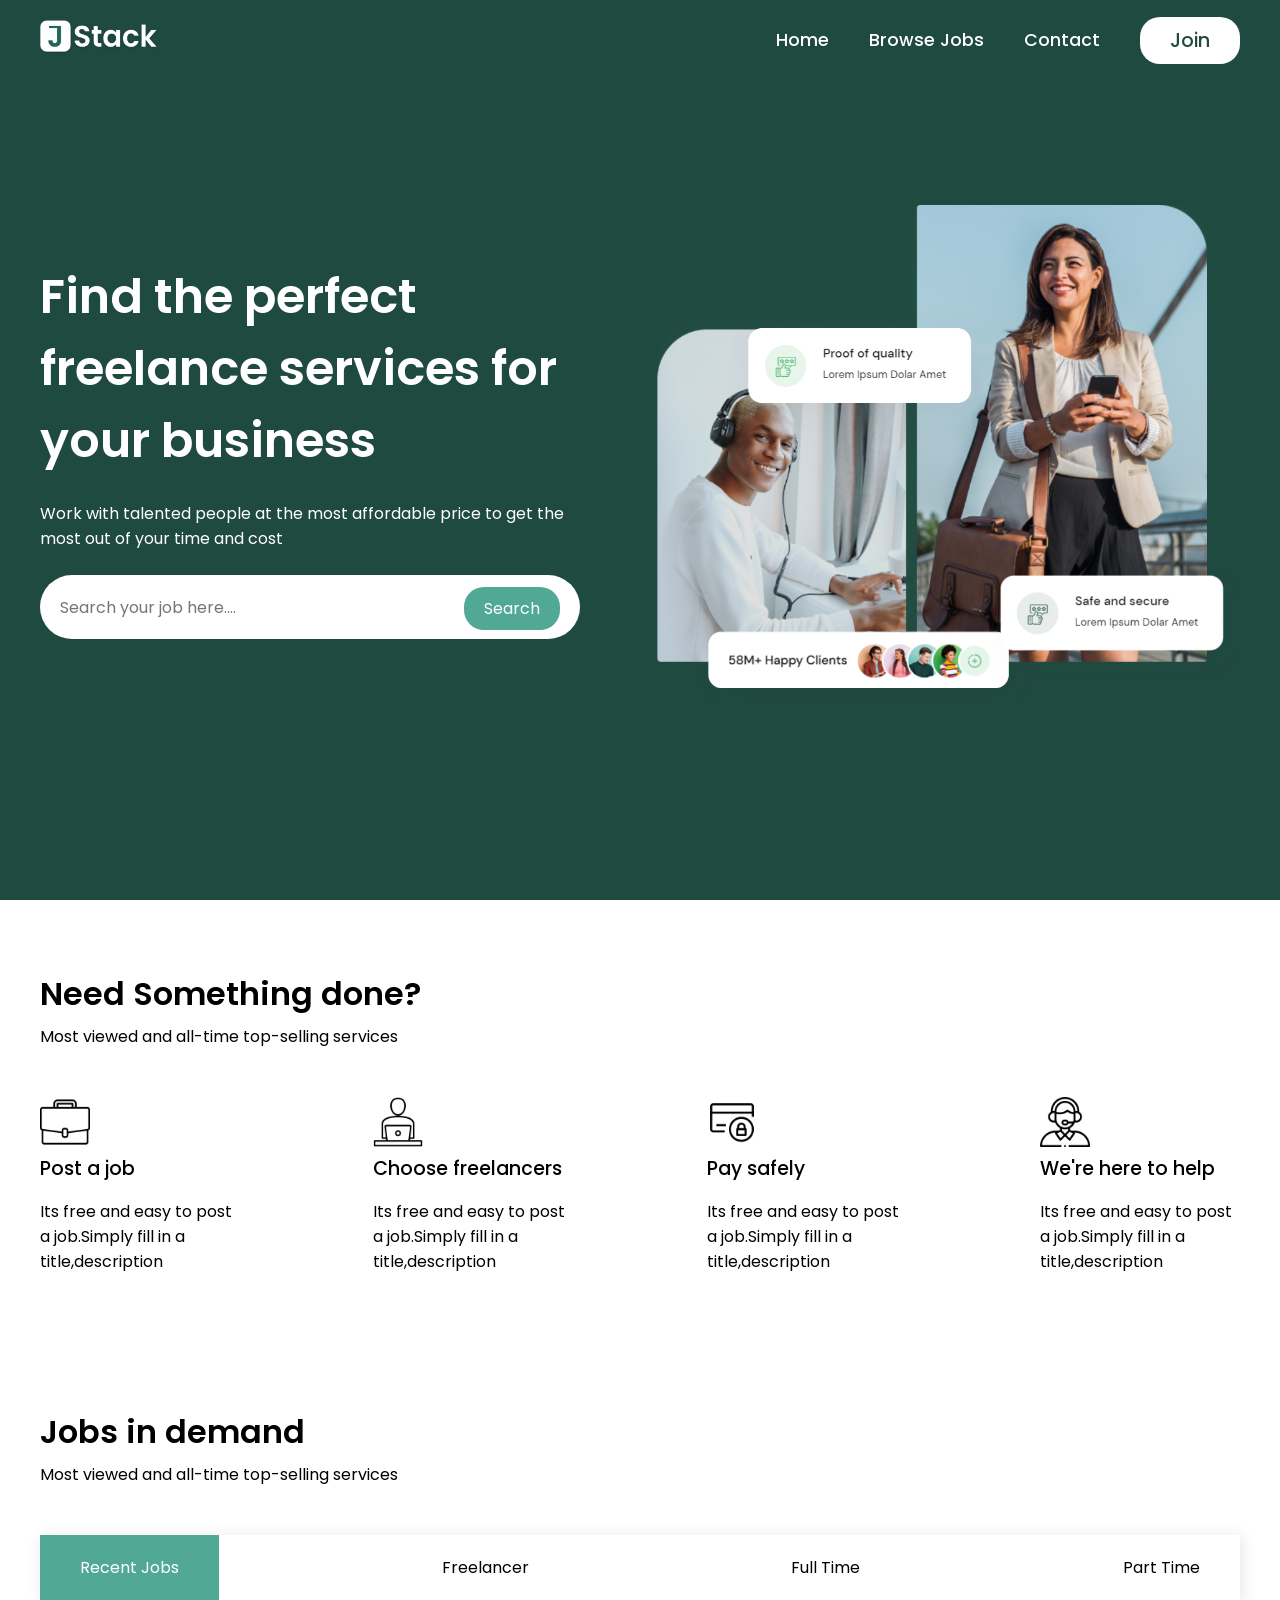
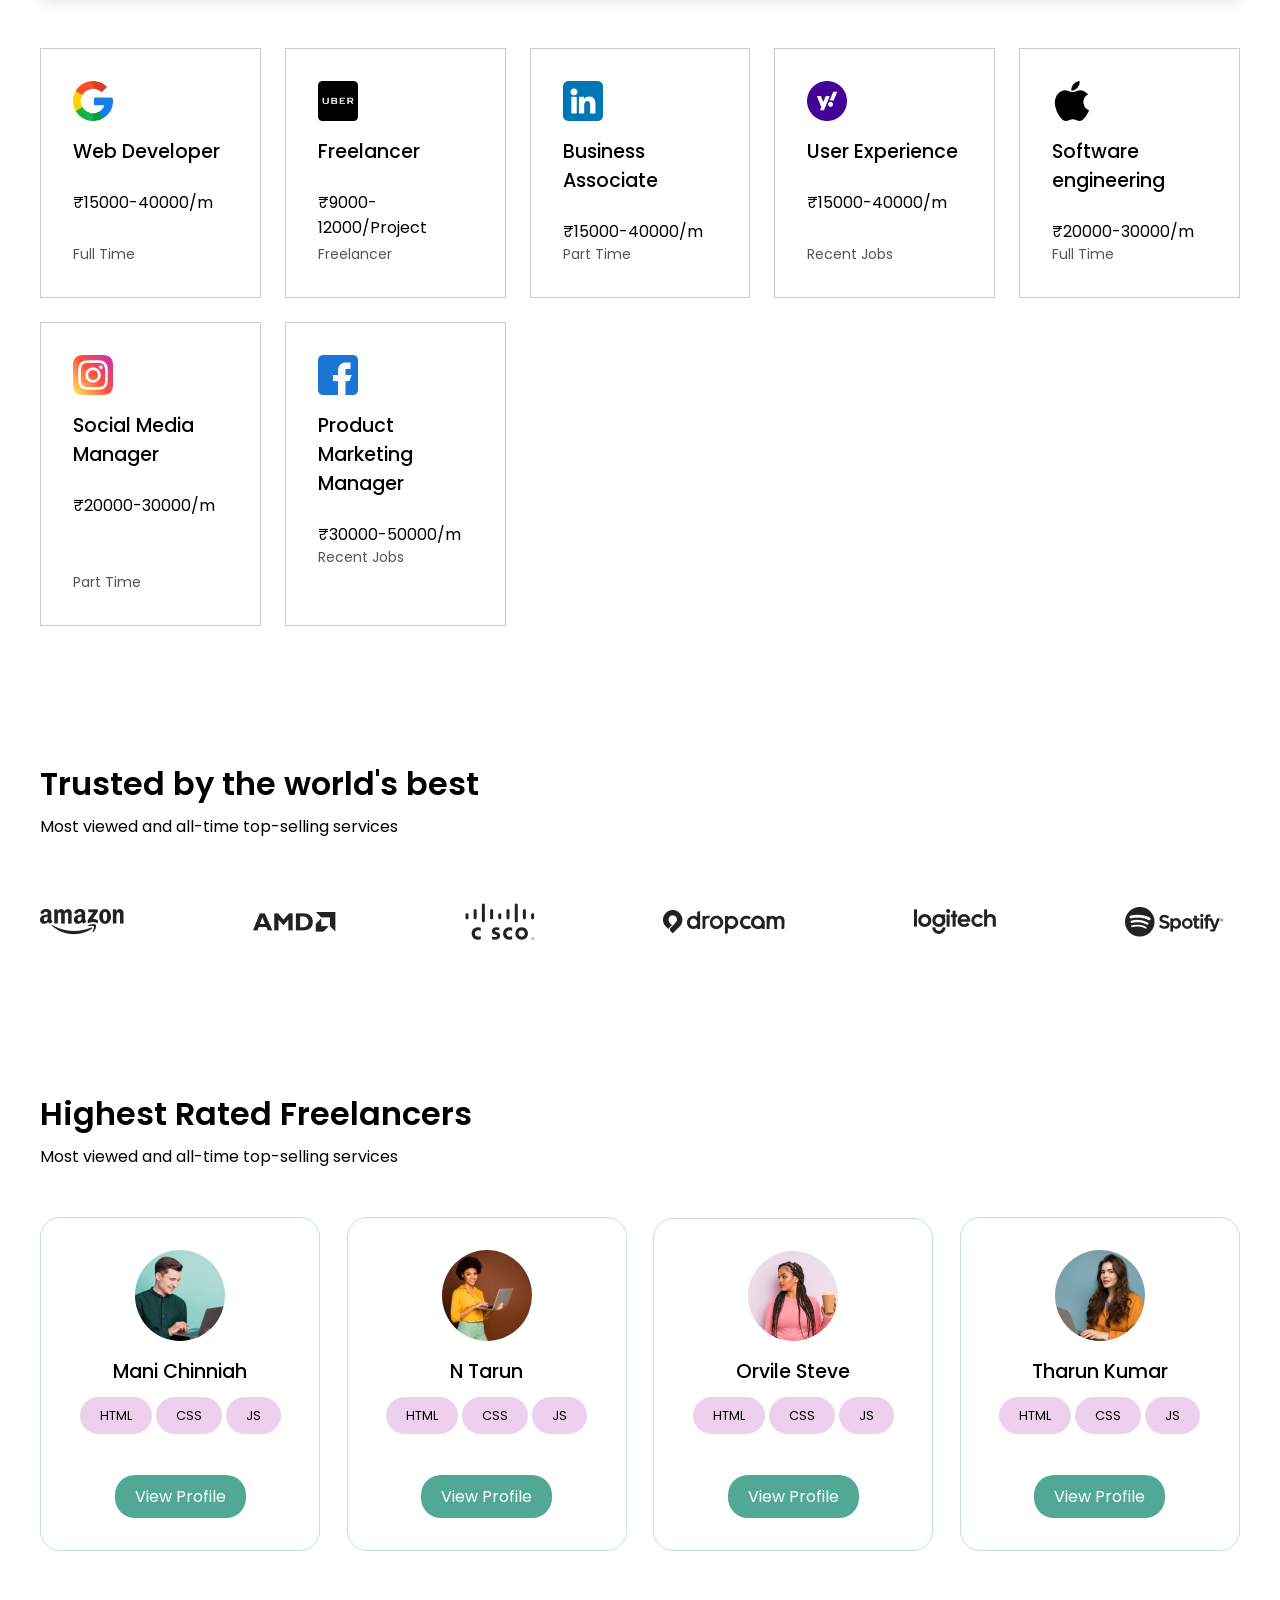
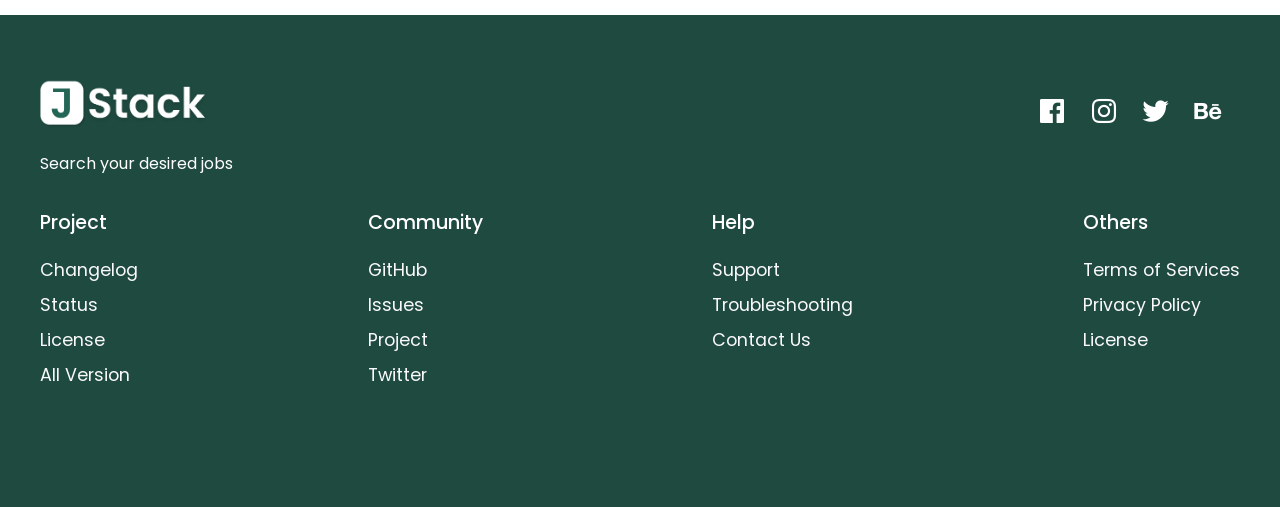
<file: index.html>
<!DOCTYPE html>
<html lang="en">

    <head>
        <meta charset="UTF-8">
        <meta name="viewport" content="width=device-width, initial-scale=1.0">
        <title>JSTACK - Search Jobs</title>
        <link rel="stylesheet" href="style.css">
        <link href='https://unpkg.com/boxicons@2.1.4/css/boxicons.min.css' rel='stylesheet'>

    </head>

    <body>

        <!-- Header  Section-->
         <header>
            <div id="navbar" class="obj-width">
                <a href="index.html"><img src="images/logo.png" class="logo" alt=""></a>

                <ul id="menu">
                    <li><a href=#"">Home</a></li>
                    <li><a href="jobs/jobs.html">Browse Jobs</a></li>
                    <li><a href="contact.html">Contact</a></li>
                    <button id="w-btn">Join</button>
                </ul>
                <i id="bar" class="bx bx-menu"></i>
            </div>
         </header>

        <!-- Hero  Section-->
         <section class="hero">
            <div class="hero-box obj-width">
                <div class="h-left">
                    <h1>Find the perfect freelance services for your business</h1>
                    <p>Work with talented people at the most affordable 
                        price to get the most out of your time and cost</p>
                        <div class="search">
                            <input type="text" placeholder="Search your job here....">
                            <a id="g-btn" href="#">Search</a>
                        </div>
                </div>
                <div class="h-right">
                    <img src="images/hero1.PNG" alt="">
                </div>
            </div>
         </section>

        <!-- Features  Section-->
        <section class="features sec-space obj-width">
            <h2>Need Something done?</h2>
            <p>Most viewed and all-time top-selling services</p>
            <div class="fe-box">
            <div>
                <img src="images\fe 1.png"   alt=""  >  
                <h3>Post a job</h3> 
                <p>Its free and easy to post a job.Simply fill in a title,description</p>
            </div>
            <div>
                <img src="images\fe 2.png"   alt=""  >  
                <h3>Choose freelancers</h3> 
                <p>Its free and easy to post a job.Simply fill in a title,description</p>
            </div>
            <div>
                <img src="images\fe 3.png"   alt=""  >  
                <h3>Pay safely</h3> 
                <p>Its free and easy to post a job.Simply fill in a title,description</p>
            </div>
            <div>
                <img src="images\fe 4.png"   alt=""  >  
                <h3>We're here to help</h3> 
                <p>Its free and easy to post a job.Simply fill in a title,description</p>
            </div>
    
            </div>
    
        </section>

        <!-- Job Listing  Section-->
        <section class="jobs sec-space obj-width">
            <h2>Jobs in demand</h2>
            <p>Most viewed and all-time top-selling services</p>
          
            <ul class="job-id">
              <li data-target="all" class="active">Recent Jobs</li>
              <li data-target="freelancer">Freelancer</li>
              <li data-target="fullTime">Full Time</li>
              <li data-target="partTime">Part Time</li>
            </ul>
          
            <ul class="jobs-container">
              <li data-item="fullTime" class="jList">
                <img src="images/google.png" alt="Google">
                <h3>Web Developer</h3>
                <p>₹15000-40000/m</p>
                <span class="job-type">Full Time</span>
              </li>
              <li data-item="freelancer" class="jList">
                <img src="images/uber.png" alt="Uber">
                <h3>Freelancer</h3>
                <p>₹9000-12000/Project</p>
                <span class="job-type">Freelancer</span>
              </li>
              <li data-item="partTime" class="jList">
                <img src="images/linkedin.png" alt="LinkedIn">
                <h3>Business Associate</h3>
                <p>₹15000-40000/m</p>
                <span class="job-type">Part Time</span>
              </li>
              <li data-item="all" class="jList">
                <img src="images/yahoo.png" alt="Yahoo">
                <h3>User Experience</h3>
                <p>₹15000-40000/m</p>
                <span class="job-type">Recent Jobs</span>
              </li>
              <li data-item="fullTime" class="jList">
                <img src="images\apple.png" alt="Apple">
                <h3>Software engineering</h3>
                <p>₹20000-30000/m</p>
                <span class="job-type">Full Time</span>
              </li>
               <li data-item="partTime" class="jList">
                <img src="images\instagram.png" alt="Instagram">
                <h3>Social Media Manager</h3>
                <p>₹20000-30000/m</p>
                <span class="job-type">Part Time</span>
              </li>
              <li data-item="all" class="jList">
                <img src="images\facebook.png" alt="Facebook">
                <h3>Product Marketing Manager</h3>
                <p>₹30000-50000/m</p>
                <span class="job-type">Recent Jobs</span>
              </li>
            </ul>
          </section>
          

        <!-- Brand  Section-->
         <section class="trust sec-space obj-width">
            <h2>Trusted by the world's best</h2>
            <p>Most viewed and all-time top-selling services</p>

            <div class="t-box">
                <img src="images/t1.png" alt="">
                <img src="images/t2.png" alt="">
                <img src="images/t3.png" alt="">
                <img src="images/t4.png" alt="">
                <img src="images/t5.png" alt="">
                <img src="images/t6.png" alt="">
            </div>
         </section>

        <!-- Team  Section-->
        <section class="team sec-space obj-width">
            <h2>Highest Rated Freelancers</h2>
            <p>Most viewed and all-time top-selling services</p>
        <div class="team-container">
        
            <div class="fl-box">
                <img src="images/fl-3.png" alt="Mani Chinniah profile picture">
                <h3>Mani Chinniah</h3>
                <div class="skill">
                    <span id="key">HTML</span>
                    <span id="key">CSS</span>
                    <span id="key">JS</span>
                </div>
                <a href="#" id="g-btn">View Profile</a>
            </div>
            
           
            <div class="fl-box">
                <img src="images/fl-2.png" alt="N Tarun profile picture">
                <h3>N Tarun</h3>
                <div class="skill">
                    <span id="key">HTML</span>
                    <span id="key">CSS</span>
                    <span id="key">JS</span>
                </div>
                <a href="#" id="g-btn">View Profile</a>
            </div>
            
           
            <div class="fl-box">
                <img src="images/fl-1.png" alt="Orvile Steve profile picture">
                <h3>Orvile Steve</h3>
                <div class="skill">
                    <span id="key">HTML</span>
                    <span id="key">CSS</span>
                    <span id="key">JS</span>
                </div>
                <a href="#" id="g-btn">View Profile</a>
            </div>
            
       
            <div class="fl-box">
                <img src="images/fl-4.png" alt="Tharun Kumar profile picture">
                <h3>Tharun Kumar</h3>
                <div class="skill">
                    <span id="key">HTML</span>
                    <span id="key">CSS</span>
                    <span id="key">JS</span>
                </div>
                <a href="#" id="g-btn">View Profile</a>
            </div>
        </div>
    </section>

        <!-- Footer  Section-->
        <footer class="footer">
            <div class="obj-width">
                <div class="top">
                    <div>
                        <img class="logo" src="images/logo.png" alt="">
                        <p>Search your desired jobs</p>
                    </div>
                    <div>
                        <a href="#"><i class='bx bxl-facebook-square'></i></a>
                        <a href="#"><i class='bx bxl-instagram'></i></a>
                        <a href="#"><i class='bx bxl-twitter'></i></a>
                        <a href="#"><i class='bx bxl-behance'></i></a>
                    </div>
                </div>
                <div class="bottom">
                    <div>
                        <h3>Project</h3>
                        <a href="#">Changelog</a>
                        <a href="#">Status</a>
                        <a href="#">License</a>
                        <a href="#">All Version</a>
                    </div>
                    <div>
                        <h3>Community</h3>
                        <a href="#">GitHub</a>
                        <a href="#">Issues</a>
                        <a href="#">Project</a>
                        <a href="#">Twitter</a>
                    </div>
                    <div>
                        <h3>Help</h3>
                        <a href="#">Support</a>
                        <a href="#">Troubleshooting</a>
                        <a href="#">Contact Us</a>
                    </div>
                    <div>
                        <h3>Others</h3>
                        <a href="#">Terms of Services</a>
                        <a href="#">Privacy Policy</a>
                        <a href="#">License</a>
                    </div>
                </div>
            </div>
        </footer>

        <script src="toggle.js"></script>
        <script src="profile.js"></script>
        <script src="script.js"></script>
    </body>

</html>
</file>
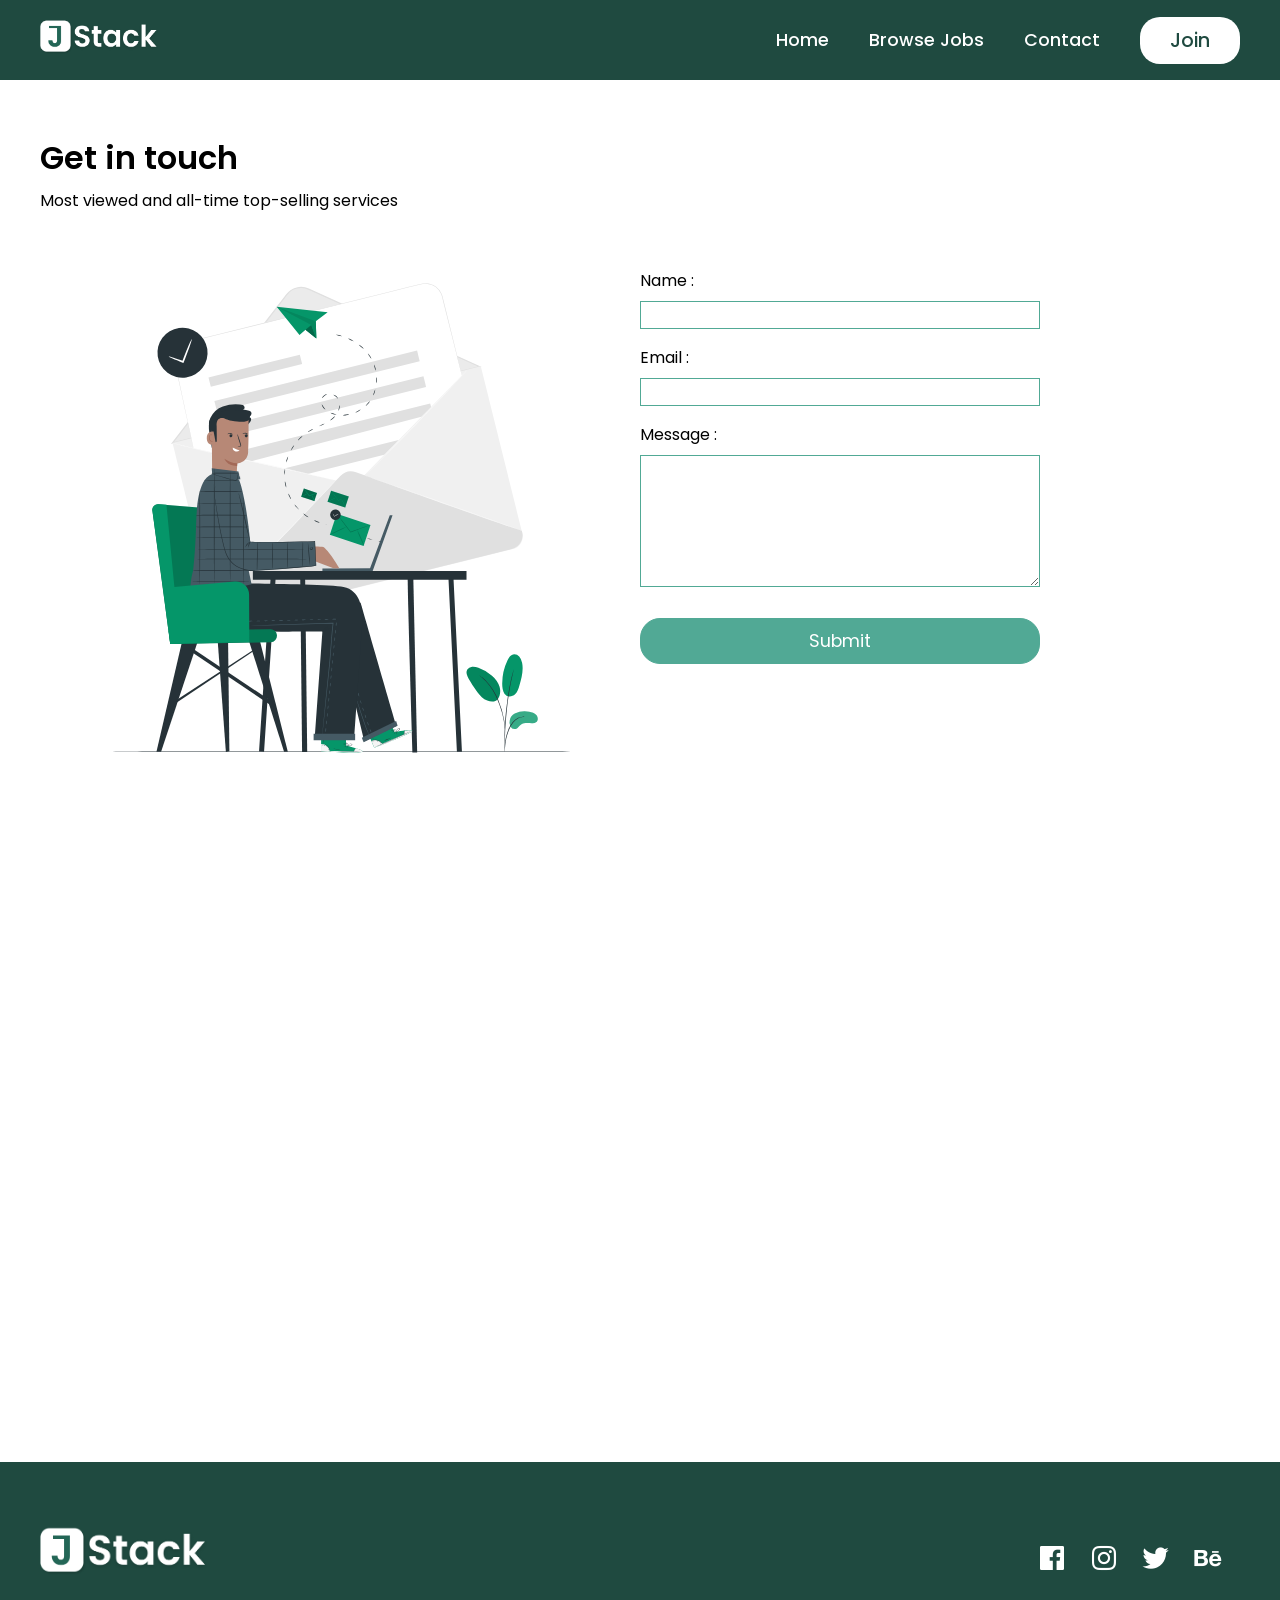
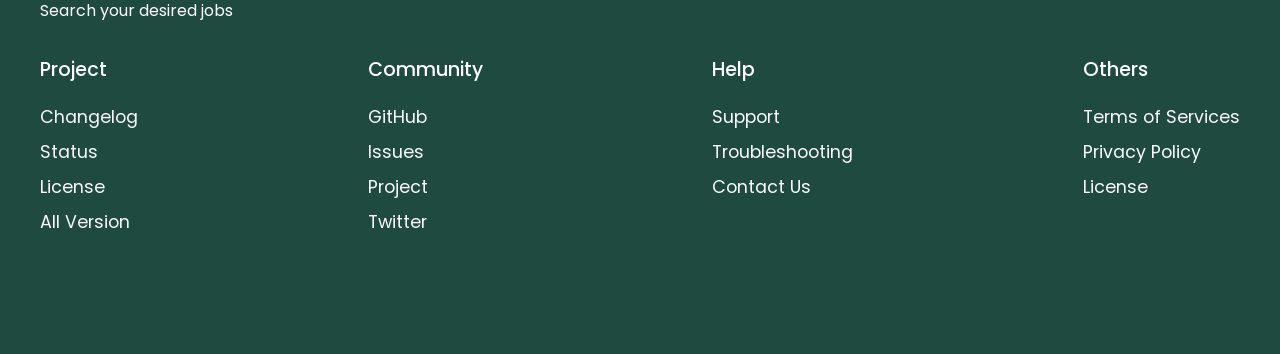
<file: contact.html>
<!DOCTYPE html>
<html lang="en">

    <head>
        <meta charset="UTF-8">
        <meta name="viewport" content="width=device-width, initial-scale=1.0">
        <title>JSTACK - Search Jobs</title>
        <link rel="stylesheet" href="style.css">
        <link href='https://unpkg.com/boxicons@2.1.4/css/boxicons.min.css' rel='stylesheet'>

    </head>

    <body>

        <!-- Header  Section-->
         <header>
            <div id="navbar" class="obj-width">
                <a href="index.html"><img src="images/logo.png" class="logo" alt=""></a>

                <ul id="menu">
                    <li><a href="index.html">Home</a></li>
                    <li><a href="jobs/jobs.html">Browse Jobs</a></li>
                    <li><a href="contact.html">Contact</a></li>
                    <button id="w-btn">Join</button>
                </ul>
                <i id="bar" class="bx bx-menu"></i>
            </div>
         </header>


         <!-- Contact -->

         <section class = "contact obj-width sec-space extra-space">
            <div class="contact-img">
                <h2>Get in touch</h2>
                <p>Most viewed and all-time top-selling services</p>
                <img src="images/contact.svg" alt="">
            </div>

            <form id ="contact-form" method="POST" action="send_email.php">
                <label for="name">Name :</label>
                <input type="text" name="name" id="name" autocomplete="off" required />
                <label for="email">Email :</label>
                <input type="email" name="email" id="email" autocomplete="off" required />
                <label for="message">Message :</label>
                <textarea name="message" id="message" rows="5" required></textarea>
                <input type="submit" id="g-btn" value="Submit" />
            </form>
         </section>

        <section class="contact obj-width sec-space">
            <iframe src="https://www.google.com/maps/embed?pb=!1m18!1m12!1m3!1d3889.1982714138576!2d77.67316457590643!3d12.89496878741342!2m3!1f0!2f0!3f0!3m2!1i1024!2i768!4f13.1!3m3!1m2!1s0x3bae1339d7500cd3%3A0x4b4fbdff03bfee09!2sAmrita%20Vishwa%20Vidyapeetam%2C%20Bengaluru!5e0!3m2!1sen!2sin!4v1747732241904!5m2!1sen!2sin" width="100%" height="450" style="border:0;" allowfullscreen="" loading="lazy" referrerpolicy="no-referrer-when-downgrade"></iframe>
        </section>

        <!-- Footer  Section-->
        <footer class="footer">
            <div class="obj-width">
                <div class="top">
                    <div>
                        <img class="logo" src="images/logo.png" alt="">
                        <p>Search your desired jobs</p>
                    </div>
                    <div>
                        <a href="#"><i class='bx bxl-facebook-square'></i></a>
                        <a href="#"><i class='bx bxl-instagram'></i></a>
                        <a href="#"><i class='bx bxl-twitter'></i></a>
                        <a href="#"><i class='bx bxl-behance'></i></a>
                    </div>
                </div>
                <div class="bottom">
                    <div>
                        <h3>Project</h3>
                        <a href="#">Changelog</a>
                        <a href="#">Status</a>
                        <a href="#">License</a>
                        <a href="#">All Version</a>
                    </div>
                    <div>
                        <h3>Community</h3>
                        <a href="#">GitHub</a>
                        <a href="#">Issues</a>
                        <a href="#">Project</a>
                        <a href="#">Twitter</a>
                    </div>
                    <div>
                        <h3>Help</h3>
                        <a href="#">Support</a>
                        <a href="#">Troubleshooting</a>
                        <a href="#">Contact Us</a>
                    </div>
                    <div>
                        <h3>Others</h3>
                        <a href="#">Terms of Services</a>
                        <a href="#">Privacy Policy</a>
                        <a href="#">License</a>
                    </div>
                </div>
            </div>
        </footer>

        <script src="toggle.js"></script>
        <script src="script.js"></script>
        <script src="contact.js"></script>
    </body>

</html>
</file>
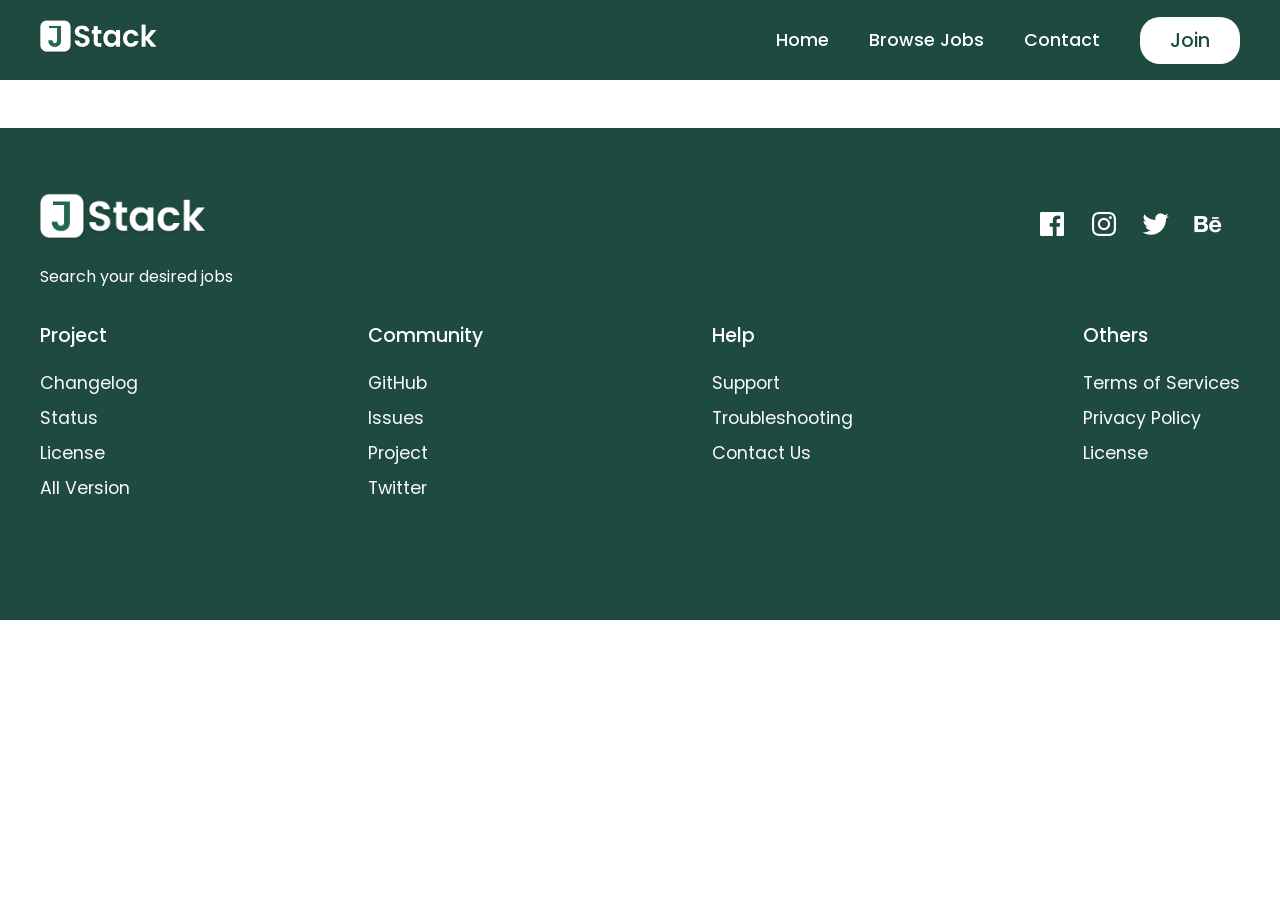
<file: jobs/job-details.html>
<!DOCTYPE html>
<html lang="en">

    <head>
        <meta charset="UTF-8">
        <meta name="viewport" content="width=device-width, initial-scale=1.0">
        <title>JSTACK - Search Jobs</title>
        <link rel="stylesheet" href="../style.css">
        <link href='https://unpkg.com/boxicons@2.1.4/css/boxicons.min.css' rel='stylesheet'>

    </head>

    <body>

        <!-- Header  Section-->
         <header>
            <div id="navbar" class="obj-width">
                <a href="../index.html"><img src="../images/logo.png" class="logo" alt=""></a>

                <ul id="menu">
                    <li><a href="../index.html">Home</a></li>
                    <li><a href="#">Browse Jobs</a></li>
                    <li><a href="../contact.html">Contact</a></li>
                    <button id="w-btn">Join</button>
                </ul>
                <i id="bar" class="bx bx-menu"></i>
            </div>
         </header>

        <div id="jobDetails" class="extra-space obj-width">
           

        </div>

        <!-- Footer  Section-->
        <footer class="footer">
            <div class="obj-width">
                <div class="top">
                    <div>
                        <img class="logo" src="../images/logo.png" alt="">
                        <p>Search your desired jobs</p>
                    </div>
                    <div>
                        <a href="#"><i class='bx bxl-facebook-square'></i></a>
                        <a href="#"><i class='bx bxl-instagram'></i></a>
                        <a href="#"><i class='bx bxl-twitter'></i></a>
                        <a href="#"><i class='bx bxl-behance'></i></a>
                    </div>
                </div>
                <div class="bottom">
                    <div>
                        <h3>Project</h3>
                        <a href="#">Changelog</a>
                        <a href="#">Status</a>
                        <a href="#">License</a>
                        <a href="#">All Version</a>
                    </div>
                    <div>
                        <h3>Community</h3>
                        <a href="#">GitHub</a>
                        <a href="#">Issues</a>
                        <a href="#">Project</a>
                        <a href="#">Twitter</a>
                    </div>
                    <div>
                        <h3>Help</h3>
                        <a href="#">Support</a>
                        <a href="#">Troubleshooting</a>
                        <a href="#">Contact Us</a>
                    </div>
                    <div>
                        <h3>Others</h3>
                        <a href="#">Terms of Services</a>
                        <a href="#">Privacy Policy</a>
                        <a href="#">License</a>
                    </div>
                </div>
            </div>
        </footer>

        <script>
            document.addEventListener
            ("DOMContentLoaded", () => {
                const urlParam = new URLSearchParams(window.location.search);
                const index = urlParam.get("id");

                const selectJob = jCategory[index];

                const jobDetailsContainer = document.getElementById("jobDetails")

                jobDetailsContainer.innerHTML = `
                
                <div class="job-header">
                <img src="${selectJob.image}" alt="" />
                <div>
                    <h2>${selectJob.companyName}</h2>
                    <span>${selectJob.location}</span>
                </div>
                <a id="g-btn" href="#">Apply Now</a>
                </div>
                
                <div class="features sec-space obj-width">
                <div class="fe-box">
                <div>
                <img src="../images/vacancy.png"   alt=""  >  
                <h3>Vacancy</h3> 
                <p>${selectJob.vacancy} Vacancy</p>
                </div>
                <div>
                <img src="../images/fe 1.png"   alt=""  >  
                <h3>Position</h3> 
                <p>${selectJob.title}</p>
                </div>
                <div>
                <img src="../images/hour.png"   alt=""  >  
                <h3>Hours</h3> 
                <p>${selectJob.hours}</p>
                </div>
                <div>
                <img src="../images/salary.png"   alt=""  >  
                <h3>Salary</h3> 
                <p>${selectJob.rate}</p>
            </div>
    
            </div>
    
        </div>

        <div class="job-description sec-space">
            <h3>Job Description</h3>
            <p>${selectJob.description}</p>
            <h3>Employment Status</h3> 
            <p>- ${selectJob.av}</p>
            <h3>Workplace</h3> 
            <p>- ${selectJob.workplace}</p>
            <h3>Educational Requirements</h3> 
            <p>- ${selectJob.education}</p>
            <h3>Experience Requirements</h3> 
            <p>- ${selectJob.experience}</p>
        </div>
                
                `
            })
        </script>

        <script src="../toggle.js"></script>
        <script src="job-list.js"></script>
        <script src="jobSearch.js"></script>
    </body> 

</html>
</file>
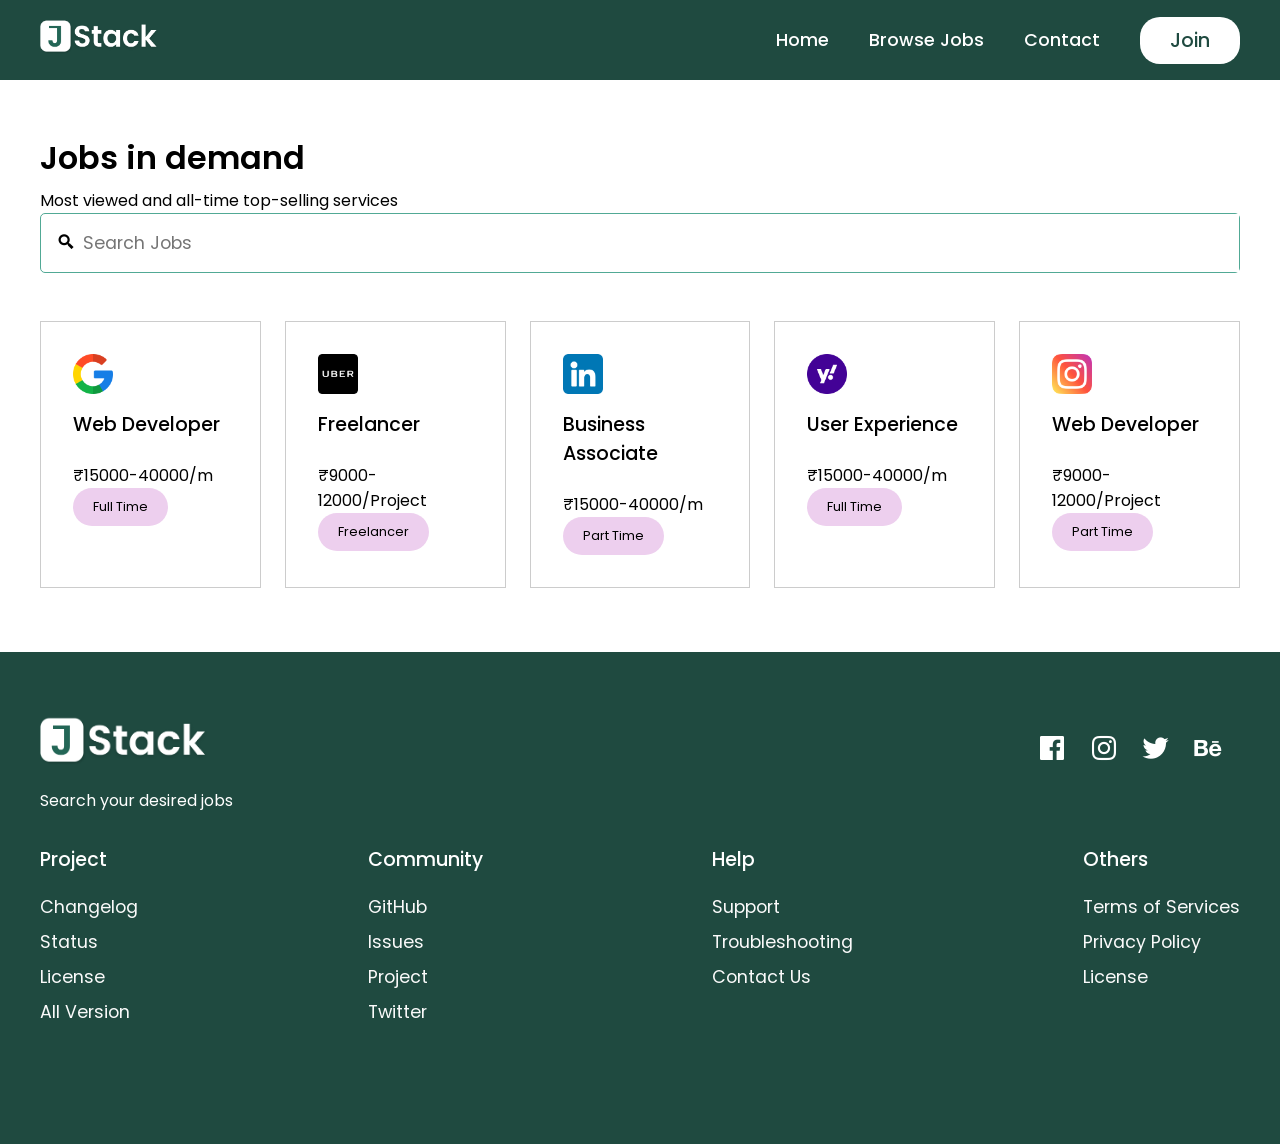
<file: jobs/jobs.html>
<!DOCTYPE html>
<html lang="en">

    <head>
        <meta charset="UTF-8">
        <meta name="viewport" content="width=device-width, initial-scale=1.0">
        <title>JSTACK - Search Jobs</title>
        <link rel="stylesheet" href="../style.css">
        <link href='https://unpkg.com/boxicons@2.1.4/css/boxicons.min.css' rel='stylesheet'>

    </head>

    <body>

        <!-- Header  Section-->
         <header>
            <div id="navbar" class="obj-width">
                <a href="../index.html"><img src="../images/logo.png" class="logo" alt=""></a>

                <ul id="menu">
                    <li><a href="../index.html">Home</a></li>
                    <li><a href="#">Browse Jobs</a></li>
                    <li><a href="../contact.html">Contact</a></li>
                    <button id="w-btn">Join</button>
                </ul>
                <i id="bar" class="bx bx-menu"></i>
            </div>
         </header>

        <!-- Job Listing  Section-->
        <section class="jobs sec-space obj-width extra-space">
            <h2>Jobs in demand</h2>
            <p>Most viewed and all-time top-selling services</p>

            <form>
                <i class='bx bx-search-alt-2'></i>
                <input type="text" placeholder="Search Jobs" id="searchBar">
            </form>
          
           
          
            <div class="jobs-container" id="root">

            </div>
             
          </section>
          

        <!-- Footer  Section-->
        <footer class="footer">
            <div class="obj-width">
                <div class="top">
                    <div>
                        <img class="logo" src="../images/logo.png" alt="">
                        <p>Search your desired jobs</p>
                    </div>
                    <div>
                        <a href="#"><i class='bx bxl-facebook-square'></i></a>
                        <a href="#"><i class='bx bxl-instagram'></i></a>
                        <a href="#"><i class='bx bxl-twitter'></i></a>
                        <a href="#"><i class='bx bxl-behance'></i></a>
                    </div>
                </div>
                <div class="bottom">
                    <div>
                        <h3>Project</h3>
                        <a href="#">Changelog</a>
                        <a href="#">Status</a>
                        <a href="#">License</a>
                        <a href="#">All Version</a>
                    </div>
                    <div>
                        <h3>Community</h3>
                        <a href="#">GitHub</a>
                        <a href="#">Issues</a>
                        <a href="#">Project</a>
                        <a href="#">Twitter</a>
                    </div>
                    <div>
                        <h3>Help</h3>
                        <a href="#">Support</a>
                        <a href="#">Troubleshooting</a>
                        <a href="#">Contact Us</a>
                    </div>
                    <div>
                        <h3>Others</h3>
                        <a href="#">Terms of Services</a>
                        <a href="#">Privacy Policy</a>
                        <a href="#">License</a>
                    </div>
                </div>
            </div>
        </footer>

        <script src="../toggle.js"></script>
        <script src="job-list.js"></script>
        <script src="jobSearch.js"></script>
    </body> 

</html>
</file>
<file: style.css>
@import url("https://fonts.googleapis.com/css2?family=Poppins:wght@100;200;300;400;500;600;700;800&display=swap");

* {
  margin: 0;
  padding: 0;
  box-sizing: border-box;
  font-family: "Poppins", sans-serif;
}

body {
  position: relative;
}

/* Global CSS */

h1 {
  font-size: 3rem;
  font-weight: 600;
}

h2 {
  font-size: 2rem;
  font-weight: 600;
  line-height: 60px;
}
h3 {
  font-size: 1.2rem;
  padding-bottom: 1rem;
  font-weight: 500;
}

#w-btn {
  margin-left: 40px;
  background-color: #fff;
  color: #1f4a40;
  padding: 9px 30px;
  border-radius: 20px;
  font-size: 1.2rem;
  font-weight: 500;
  box-shadow: none;
  border: none;
}

#g-btn{
  text-decoration: none;
  background-color: #51a995;
  color: #fff;
  padding: 9px 20px;
  border-radius: 20px;
  cursor: pointer;
}

.sec-space {
  padding: 4rem 0;
}
.extra-space {
  padding-top: 8rem;
}
.obj-width {
  max-width: 1200px;
  margin: auto;
}

/* Navbar */

header{
  background-color: #1f4a40;
  position: fixed;
  top: 0;
  right: 0;
  width: 100%;
  z-index: 99;
}

#navbar .logo{
  width: 120px;
}

#menu{
  display: flex;
  justify-content: flex-end;
  align-items: center;
  list-style: none;
}

#navbar {
  display: flex;
  justify-content: space-between;
  align-items: center;
  height: 80px;
}

#menu li a{
  color: #fff;
  text-decoration: none;
  margin-left: 40px;
  font-size: 1.1rem;
  font-weight: 500;
}

#bar{
  color: #fff;
  display: none;
}

/* Hero */

.hero{
  background-color: #1f4a40;
}

.hero-box{
  display: flex;
  justify-content: space-between;
  height: 100vh;
  align-items: center;
}

.h-left{
  width: 45%;
  color: #fff;
}

.h-left p{
  padding: 1.5rem 0;
}

.search{
  position: relative;
}

.search input{
  width: 100%;
  height: 4rem;
  border-radius: 35px;
  padding: 0 20px;
  font-size: 1rem;
  outline: none;
  border: none;
}

.search a{
  position: absolute;
  top: 12px;
  right: 20px;
}

.h-right{
  width: 50%;
}

.h-right img{
  width: 100%;
  object-fit: cover;
}

.features .fe-box{
  display:flex;
  justify-content: space-between;
  align-items:center;
  flex-wrap:wrap;
}

.features .fe-box div{
  width:200px;
}

.features .fe-box img{
    width:50px;
    margin-top:3rem;
}

footer{
  background: #1f4a40;
  color: #fff;
  padding: 4rem 0;
}

.top{
  display: flex;
  aign-items: center;
  text-align: start;
  justify-content: space-between;
  flex-wrap: wrap;
  }
.top .logo{
  width: 170px;
  margin-bottom: 1rem;
}

.top i{
  color: #fff;
  font-size: 2rem;
  margin-left: 0.5rem;
}

.bottom{
 padding-top: 2rem;
 text-align: start;
 display: flex;
 justify-content: space-between;
 flex-wrap: wrap;
}

.bottom div{
  display: flex;
  flex-direction: column;
}

.bottom a{
  text-decoration: none;
  color: #fafafa;
  line-height: 35px;
  font-size: 1.1rem
}

/* Jobs */
.jobs form{
  margin-top: 3 rem;
  width: 100%;
  border: 1px solid #51a995;
  border-radius: 5px;
  display: flex;
  justify-content: space-between;
  align-items: center; 
}

.jobs form i{
   padding-left: 1rem;
   font-size: 1.1rem;
   font-weight: bold;
}

.jobs form input{
   width: 100%;
   border: none;
   outline: none;
   padding: 1rem 0.5rem;
   font-size: 1.1rem;
}

/* Job Detais Page */
.job-header{
   display: flex;
   justify-content: space-between;
   align-items: center;
   background: #f8fcfa;
   border: 1px solid #51a995;
   border-radius: 38px;
   padding: 2rem;
}

.job-img-row{
   display: flex;
   align-items: center;
}


.job-header img{
    width: 100px;
    background: #fff;
    padding: 1rem;
    border-radius: 15px;
    margin-right: 2rem;
}

.job-description p {
   padding-bottom: 2rem;
}

.top i{
  margin: 1rem 1rem 0 0;
}

.bottom div {
  margin-bottom: 50px;
}

.trust .t-box{
  display: flex;
  align-items: center;
  flex-wrap: wrap;
  justify-content: space-between;
  padding-top: 3rem;
}

.trust .t-box img{
  margin: 1rem 1rem 1rem 0;
}

.team-container{
  display: flex;
  justify-content: space-between;
  align-items: center;
  
}

.team-container .fl-box{
  border: 1px solid #c1e1d9;
  width: 280px;
  padding: 2rem 0;
  border-radius: 20px;
  margin-top: 3rem;
  display: flex;
  flex-direction: column;
  justify-content: center;
  align-items: center;
}
.fl-box img {
  border-radius: 50%;
  margin-bottom: 1rem;
}


#key {
 font-size: 0.8rem;
 background-color: #edcfee;
 padding: 10px 20px;
 border-radius: 20px;
 }

.skill{
 padding-bottom: 3rem;
}

.jobs .job-id {
  margin-top: 3rem;
  display: flex;
  justify-content: space-between;
  list-style: none;
  padding: 0;
  box-shadow: 2px 2px 15px rgba(0, 0, 0, 0.1);
}

.jobs .job-id li {
  padding: 20px 40px;
  cursor: pointer;
  color: #000;
  transition: background 0.3s, color 0.3s;
}

.jobs .job-id li.active {
  background: #51a995;
  color: #fff;
}

.jobs-container {
  margin-top: 3rem;
  display: grid;
  grid-template-columns: repeat(auto-fit, minmax(220px, 1fr));
  gap: 1.5rem;
}

.jList {
  border: 1px solid #ccc;
  padding: 2rem;
  cursor: pointer;
  transition: background 0.3s;
  display: flex;
  flex-direction: column;
  align-items: flex-start;
}

.jList:hover {
  background: #ecf1ee;
}

.jList img {
  width: 40px;
  margin-bottom: 1rem;
}

.jList h3 {
  margin-bottom: 0.5rem;
}

.job-type {
  font-size: 0.875rem;
  color: #555;
  margin-top: auto;
}
  
/* Contact */

.contact{
  display: flex;
  align-items: center;
}

.contact-img{
  width: 50%;
}

.contact-img img {
  width: 100%;
  height: 100%;
  object-fit: cover;
}

.contact form {
  max-width: 400px;
}

.contact input,
.contact textarea{
  width: 100%;
  margin: 0.5rem 0 1rem 0;
  border: 1px solid #51a995;
  box-shadow: none;
  outline: none;
  padding: 0;
  font-size: 1.1rem;
}


@media(max-width: 699px){
  #menu {
    background-color: #fff;
    display: block;
    width: 280px;
    height: auto;
    position: absolute;
    top: 80px;
    right: -100%;
    padding: 30px 0;
    box-shadow: 0px 2px 10px rgba(0, 0, 0, 0.2);
    border-radius: 13px;
    opacity: 0;
    transition: all 0.3s ease;
  }

  #menu li{
    padding: 1rem;
  }

  #menu li a {
    color: #1f4a40;
  }

  #menu.active{
    right: 10px;
    opacity: 1;
  }

  #bar {
    display: block;
    font-size: 1.7rem;
    cursor: pointer;
  }

  #w-btn {
    margin: 20px 0 0 50px;
    background-color: #1f4a40;
    color: #fff
  }

  .hero-box {
    flex-direction: column-reverse;
    justify-content: center;
    height: auto;
    align-items: start;
    padding: 8rem 0;
  }

  .h-left {
    width: 100%;
  }

  .h-right {
    display: none;
  }

  .features .fe-box div{
    width:40%;
  }

  .jobs .job-id {
    position: relative;
    width: 100%;
    overflow-x: auto;
    white-space: nowrap;
    -ms-overflow-style: none;
    scrollbar-width: none;
  }
  
  .jobs .job-id::-webkit-scrollbar {
    display: none;
  }
  
  .jobs .job-id li {
    display: inline-block;
    padding: 20px 30px;
    white-space: nowrap;
    cursor: pointer;
  }
  
  .jobs-container {
    display: flex;
    justify-content: space-between;
    flex-wrap: wrap;
    gap: 1.5rem;
    margin-top: 2rem;
  }
  
  .jList {
    width: 48%;
    padding: 2rem 1rem;
    text-align: center;
    border: 1px solid #ccc;
    transition: 0.3s;
  }
  
  .jList:hover {
    background: #f4f4f4;
  }

  /* Contact */
  .contact{
    display: flex;
    flex-direction: column;
    align-items: flex-start;
  }

  .contact-img {
    width: 100%;
  }

  .contact-img img{
    width: 70%;
    height: auto;
  }
  
}
</file>
